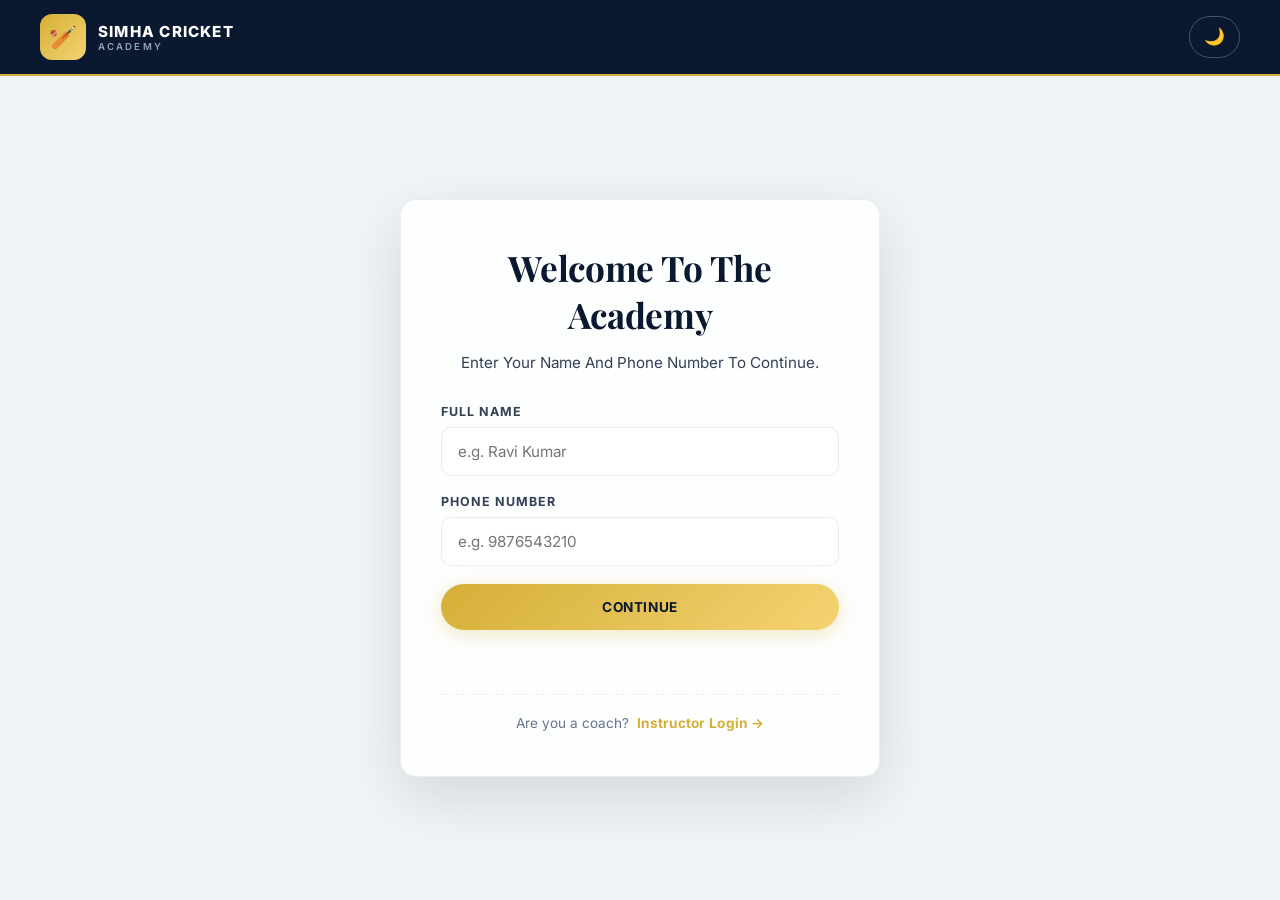
<file: index.html>
<!DOCTYPE html>
<html lang="en">
<head>
    <meta charset="UTF-8" />
    <meta name="viewport" content="width=device-width, initial-scale=1.0" />
    <title>Simha Cricket Academy</title>
    <link rel="stylesheet" href="style.css" />
</head>
<body>
    <!-- ===== HEADER ===== -->
    <header>
        <div class="header-inner">
            <a class="brand" href="index.html">
                <span class="brand-icon">🏏</span>
                <span class="brand-text">
                    <strong>SIMHA CRICKET</strong>
                    <small>ACADEMY</small>
                </span>
            </a>
            <nav>
                <a href="#about" class="nav-desktop">About</a>
                <a href="#training" class="nav-desktop">Training</a>
                <a href="#matches" class="nav-desktop">Matches</a>
                <a href="#gallery" class="nav-desktop nav-hide-tablet">Gallery</a>
                <a class="login-link nav-desktop" href="coach-login.html">Instructor Login</a>

                <a href="#register" class="nav-mobile">Register</a>
                <a href="#contact" class="nav-mobile">Contact</a>
                <a class="login-link nav-mobile" href="coach-login.html">Login</a>

                <button id="darkModeToggle" class="dark-toggle" aria-label="Toggle Dark Mode">🌙</button>
            </nav>
        </div>
    </header>

    <main>
        <section class="hero hero-full">
            <div class="section-inner">
                <span class="eyebrow">Premier Cricket Development Centre</span>
                <h1 class="hero-title">Build Your Game With <span>Simha Cricket</span> Academy.</h1>
                <p class="hero-desc">Performance-Driven Training Focused On Disciplined, Confident Cricketers, With Coaching And Match Experience For Every Stage.</p>
            </div>
        </section>

        <section class="section section-alt" id="about">
            <div class="section-inner">
                <div class="section-header">
                    <span class="eyebrow">About Us</span>
                    <h2 class="section-title">A Place To <span>Learn, Compete,</span> And Grow.</h2>
                    <p class="section-desc">Simha Cricket Academy Provides Affordable, High-Quality Coaching For Young Players. Our Program Combines Technical Skills, Match Awareness, Fitness, And Confidence.</p>
                </div>
                <div class="grid-3">
                    <article class="card glass-card">
                        <h3>Our Mission</h3>
                        <p>To Develop Confident Cricketers Who Play With Skill, Respect, And Belief.</p>
                    </article>
                    <article class="card glass-card">
                        <h3>Our Coaches</h3>
                        <p>Former Players And Experienced Trainers Guide Each Cricketer Through Practical, Focused Sessions.</p>
                    </article>
                    <article class="card glass-card">
                        <h3>Our Values</h3>
                        <p>Teamwork, Consistency, Sportsmanship, And The Courage To Keep Improving.</p>
                    </article>
                </div>
            </div>
        </section>

        <section class="section" id="training">
            <div class="section-inner">
                <div class="section-header">
                    <span class="eyebrow">Academy Programs</span>
                    <h2 class="section-title">Training That <span>Fits</span> The Week.</h2>
                </div>
                <div class="grid-2">
                    <article class="card glass-card">
                        <h3>Outreach Simha Cricket Academy</h3>
                        <p class="card-meta"><strong>Age 6–16</strong></p>
                        <p>Friday 4–6 PM · Saturday 6:30–8:30 AM, 3–5 PM, 4–6 PM · Sunday 6:30–8:30 AM, 7:30–9:30 AM</p>
                    </article>
                    <article class="card glass-card">
                        <h3>Rashtreeya Vidyalaya Public School</h3>
                        <p class="card-meta"><strong>Age 6–16</strong></p>
                        <p>Second &amp; Fourth Saturday 9–11 AM · First &amp; Third Saturday 3–5 PM · Sunday 9–11 AM</p>
                    </article>
                </div>
            </div>
        </section>

        <section class="section section-alt" id="matches">
            <div class="section-inner">
                <div class="section-header">
                    <span class="eyebrow">Match Centre</span>
                    <h2 class="section-title">Upcoming <span>Matches</span>.</h2>
                </div>
                <ul class="matches-grid" data-upcoming-matches></ul>
            </div>
        </section>

        <section class="section" id="gallery">
            <div class="section-inner">
                <div class="section-header">
                    <span class="eyebrow">Gallery</span>
                    <h2 class="section-title">Life Around The <span>Academy</span>.</h2>
                </div>
                <div class="gallery">
                    <figure class="glass-card">
                        <img src="https://images.unsplash.com/photo-1540747913346-19e32dc3e97e?auto=format&fit=crop&w=900&q=80" alt="Cricket Match" loading="lazy" />
                        <figcaption>Match Day Focus</figcaption>
                    </figure>
                    <figure class="glass-card">
                        <img src="https://images.unsplash.com/photo-1531415074968-036ba1b575da?auto=format&fit=crop&w=900&q=80" alt="Cricket Player" loading="lazy" />
                        <figcaption>Building Technique</figcaption>
                    </figure>
                    <figure class="glass-card">
                        <img src="https://images.unsplash.com/photo-1517649763962-0c623066013b?auto=format&fit=crop&w=900&q=80" alt="Training" loading="lazy" />
                        <figcaption>Training Together</figcaption>
                    </figure>
                </div>
            </div>
        </section>

        <section class="section section-alt" id="register">
            <div class="section-inner">
                <div class="section-header">
                    <span class="eyebrow">Join The Academy</span>
                    <h2 class="section-title">Start Your <span>Cricket</span> Journey.</h2>
                    <p class="section-desc">Tell Us A Little About The Player And Our Coaching Team Will Get Back To You.</p>
                </div>
                <form class="register-form" id="registerForm" action="mailto:coach@simhaacademy.com" method="post" enctype="text/plain">
                    <div class="form-group">
                        <label for="player-name">Player Name</label>
                        <input id="player-name" name="player-name" type="text" required />
                    </div>
                    <div class="form-row">
                        <div class="form-group">
                            <label for="parent-phone">Phone Number</label>
                            <input id="parent-phone" name="phone" type="tel" inputmode="numeric" pattern="[0-9]{10}" maxlength="10" required />
                        </div>
                        <div class="form-group">
                            <label for="parent-email">Parent Or Guardian Email</label>
                            <input id="parent-email" name="email" type="email" required />
                        </div>
                    </div>
                    <div class="form-group">
                        <label for="player-message">Message</label>
                        <textarea id="player-message" name="message" placeholder="Age, Preferred Program, Or Questions"></textarea>
                    </div>
                    <button class="btn btn-primary" type="submit">Send Registration Request</button>
                    <div id="registrationMessage" class="status-msg"></div>
                </form>
            </div>
        </section>

        <section class="section" id="contact">
            <div class="section-inner">
                <div class="section-header">
                    <span class="eyebrow">Contact</span>
                    <h2 class="section-title">Let's <span>Talk</span> Cricket.</h2>
                </div>
                <div class="grid-2">
                    <article class="card glass-card">
                        <h3>Academy Office</h3>
                        <ul class="contact-list">
                            <li>Email: <a href="mailto:coach@simhaacademy.com">coach@simhaacademy.com</a></li>
                            <li>Normal Enquiries: <a href="tel:+919632548209">9632548209</a> / <a href="tel:+919845200072">9845200072</a></li>
                            <li>Fees Enquiries: <a href="tel:+919845200072">9845200072</a></li>
                            <li>Hours: Monday–Saturday, 9 AM–6 PM</li>
                        </ul>
                    </article>
                </div>
            </div>
        </section>
    </main>

    <footer>
        <div class="footer-inner">
            © 2026 Simha Cricket Academy. Train With Purpose.
        </div>
    </footer>

    <script src="script.js"></script>
</body>
</html>
</file>
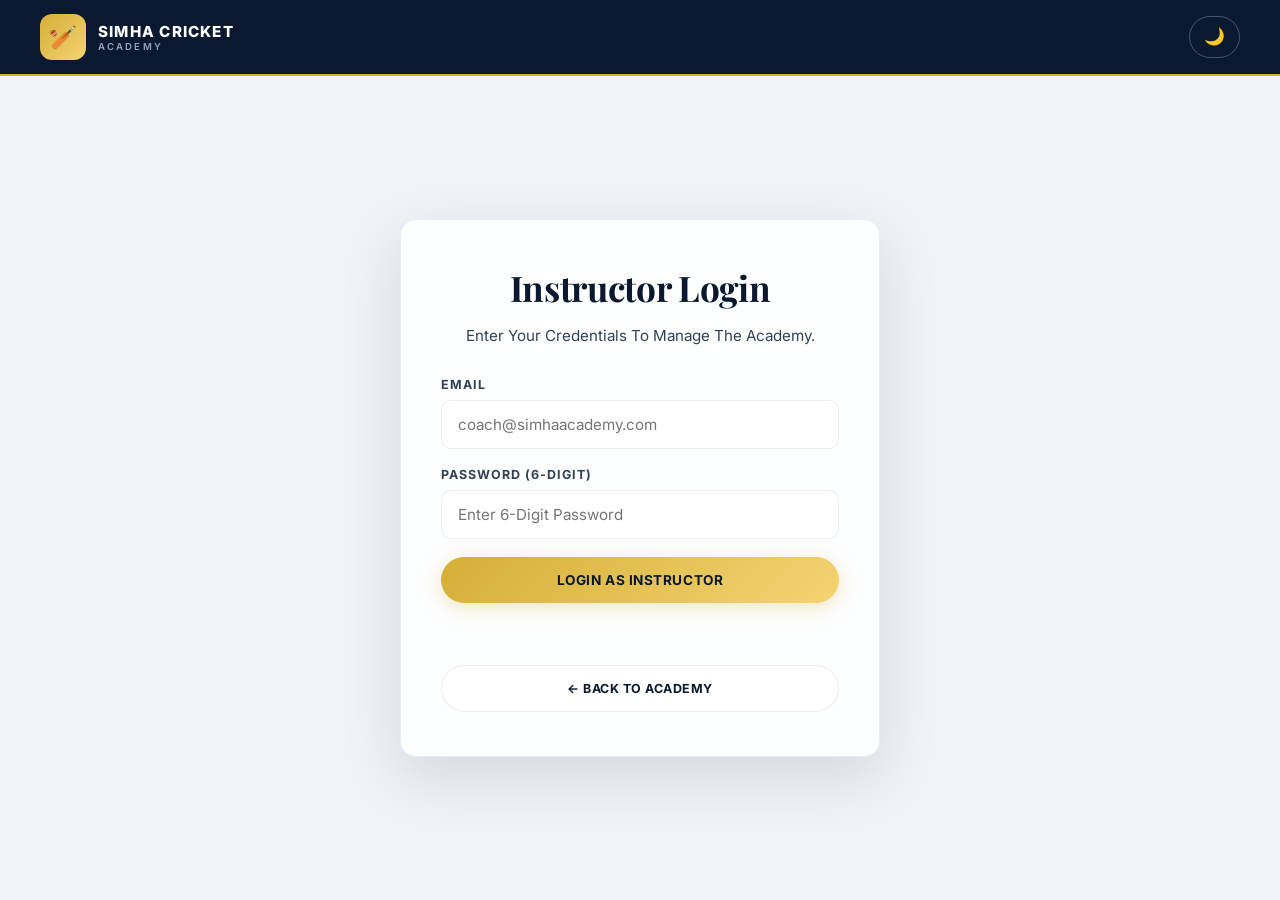
<file: coach-login.html>
<!DOCTYPE html>
<html lang="en">
<head>
    <meta charset="UTF-8" />
    <meta name="viewport" content="width=device-width, initial-scale=1.0" />
    <title>Instructor Login | Simha Cricket Academy</title>
    <link rel="stylesheet" href="style.css" />
</head>
<body class="auth-page">
    <header class="auth-header">
        <div class="auth-header-inner">
            <a class="brand" href="index.html">
                <span class="brand-icon">🏏</span>
                <span class="brand-text">
                    <strong>SIMHA CRICKET</strong>
                    <small>ACADEMY</small>
                </span>
            </a>
            <button id="darkModeToggle" class="dark-toggle" aria-label="Toggle Dark Mode">🌙</button>
        </div>
    </header>

    <main class="auth-main">
        <div class="auth-card glass-card instructor-card">

            <!-- ===== LOGIN ===== -->
            <div id="loginSection">
                <h1 class="auth-title">Instructor Login</h1>
                <p class="auth-desc">Enter Your Credentials To Manage The Academy.</p>

                <form id="loginForm">
                    <div class="form-group">
                        <label for="email">Email</label>
                        <input id="email" type="email" placeholder="coach@simhaacademy.com" required />
                    </div>
                    <div class="form-group">
                        <label for="password">Password (6-Digit)</label>
                        <input id="password" type="password" inputmode="numeric" pattern="[0-9]{6}" maxlength="6" placeholder="Enter 6-Digit Password" required />
                    </div>
                    <button class="btn btn-primary" type="submit">Login As Instructor</button>
                    <div id="message" class="status-msg"></div>
                </form>

                <div class="back-row">
                    <a class="btn btn-secondary btn-small" href="index.html">← Back To Academy</a>
                </div>
            </div>

            <!-- ===== DASHBOARD ===== -->
            <section id="instructorDashboard" class="instructor-dashboard" hidden>
                <div class="dash-header">
                    <h1 class="auth-title">Instructor Panel</h1>
                    <div class="dash-actions">
                        <a class="btn btn-secondary btn-small" href="index.html">← Back To Academy</a>
                    </div>
                </div>

                <!-- Visitors -->
                <section class="dashboard-section">
                    <h3>👥 Visitors (Gate)</h3>
                    <p class="dashboard-note">Everyone Who Entered Via The Gate (Name + Phone).</p>
                    <ul id="visitorsList" class="visitor-list"></ul>
                </section>

                <!-- Registrations -->
                <section class="dashboard-section">
                    <h3>📋 Registration Requests</h3>
                    <p class="dashboard-note">Students Who Filled The Full Registration Form.</p>
                    <ul id="registrationsList" class="visitor-list"></ul>
                </section>

                <!-- Matches Manager -->
                <section class="dashboard-section">
                    <h3>🏏 Manage Upcoming Matches</h3>
                    <p class="dashboard-note">Add, Edit, Or Delete Matches And Their Maps Links.</p>
                    <ul id="managedMatches" class="managed-matches"></ul>
                    <form id="matchManagerForm" class="score-form">
                        <div class="form-group">
                            <label for="managedMatchGroup">Match Name</label>
                            <input id="managedMatchGroup" type="text" required />
                        </div>
                        <div class="form-group">
                            <label for="managedMatchSchoolName">School Name</label>
                            <input id="managedMatchSchoolName" type="text" placeholder="e.g. Rashtreeya Vidyalaya Public School" />
                        </div>
                        <div class="score-fields">
                            <div class="form-group">
                                <label for="managedMatchDate">Date</label>
                                <input id="managedMatchDate" type="date" required />
                            </div>
                            <div class="form-group">
                                <label for="managedMatchTime">Time</label>
                                <input id="managedMatchTime" type="time" required />
                            </div>
                            <div class="form-group">
                                <label for="managedMatchMaps">Maps Link</label>
                                <input id="managedMatchMaps" type="url" placeholder="https://maps.google.com/" />
                            </div>
                        </div>
                        <button class="btn btn-primary" type="submit">Add Upcoming Match</button>
                        <div id="matchManagerMessage" class="status-msg"></div>
                    </form>
                </section>

                <!-- Live Preview -->
                <section class="dashboard-section">
                    <h3>👁 Live Preview – Homepage Match Centre</h3>
                    <p class="dashboard-note">Exactly what visitors see on the academy homepage right now.</p>
                    <div class="preview-frame">
                        <div class="preview-header">
                            <span class="eyebrow">Match Centre</span>
                            <h2 class="section-title">Upcoming <span>Matches</span>.</h2>
                        </div>
                        <ul class="matches-grid" id="previewMatchesGrid"></ul>
                    </div>
                </section>
            </section>

        </div>
    </main>

    <script src="script.js"></script>
</body>
</html>
</file>
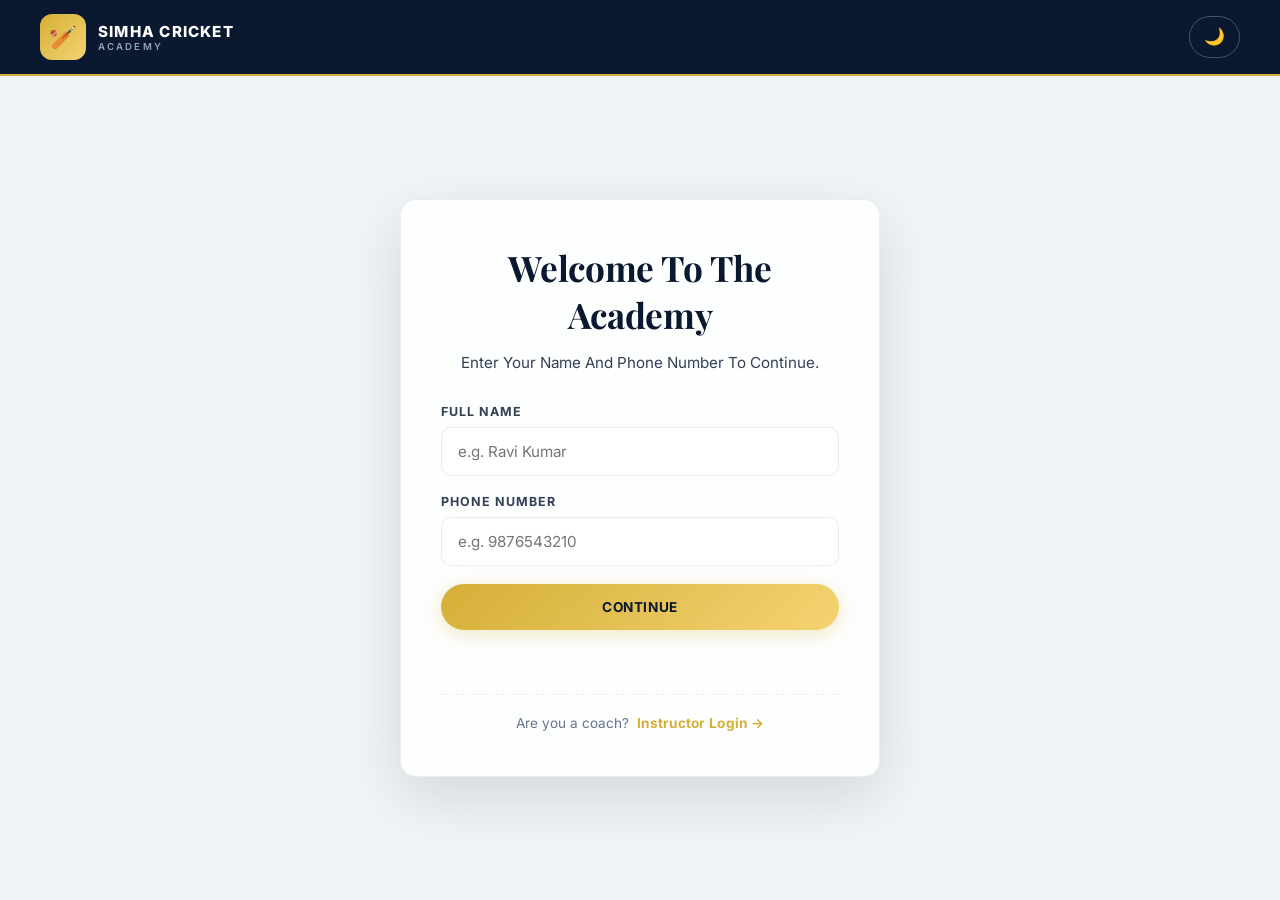
<file: visitor-login.html>
<!DOCTYPE html>
<html lang="en">
<head>
    <meta charset="UTF-8" />
    <meta name="viewport" content="width=device-width, initial-scale=1.0" />
    <title>Welcome | Simha Cricket Academy</title>
    <link rel="stylesheet" href="style.css" />
</head>
<body class="auth-page">
    <header class="auth-header">
        <div class="auth-header-inner">
            <a class="brand" href="index.html">
                <span class="brand-icon">🏏</span>
                <span class="brand-text">
                    <strong>SIMHA CRICKET</strong>
                    <small>ACADEMY</small>
                </span>
            </a>
            <button id="darkModeToggle" class="dark-toggle" aria-label="Toggle Dark Mode">🌙</button>
        </div>
    </header>

    <main class="auth-main">
        <div class="auth-card glass-card">

            <!-- Step 1: Name + Phone -->
            <div id="visitorStep">
                <h1 class="auth-title">Welcome To The Academy</h1>
                <p class="auth-desc">Enter Your Name And Phone Number To Continue.</p>

                <form id="visitorForm">
                    <div class="form-group">
                        <label for="visitorName">Full Name</label>
                        <input id="visitorName" type="text" placeholder="e.g. Ravi Kumar" required />
                    </div>
                    <div class="form-group">
                        <label for="visitorPhone">Phone Number</label>
                        <input id="visitorPhone" type="tel" inputmode="numeric" pattern="[0-9]{10}" maxlength="10" placeholder="e.g. 9876543210" required />
                    </div>
                    <button class="btn btn-primary" type="submit">Continue</button>
                    <div id="formMessage" class="status-msg"></div>
                </form>

                <!-- Instructor Login shortcut -->
                <div class="instructor-shortcut">
                    <span>Are you a coach?</span>
                    <a href="coach-login.html" class="instructor-link">Instructor Login →</a>
                </div>
            </div>

            <!-- Step 2: OTP -->
            <div id="otpStep" hidden>
                <h1 class="auth-title">Verify Your Phone</h1>
                <p class="auth-desc" id="phoneSummary">We Generated A One-Time Code For Your Phone.</p>

                <div class="demo-box" id="demoOtp">Demo OTP: 863254</div>

                <form id="otpForm">
                    <div class="form-group">
                        <label for="otp">Enter OTP</label>
                        <input id="otp" type="text" inputmode="numeric" pattern="[0-9]{6}" maxlength="6" placeholder="6-Digit Code" required />
                    </div>
                    <button class="btn btn-primary" type="submit">Verify &amp; Enter Academy</button>
                    <div id="otpMessage" class="status-msg"></div>
                </form>

                <div class="back-row">
                    <button class="btn btn-secondary btn-small" id="backToVisitorBtn" type="button">← Go Back</button>
                </div>

                <!-- Instructor Login shortcut (also on OTP step) -->
                <div class="instructor-shortcut">
                    <span>Are you a coach?</span>
                    <a href="coach-login.html" class="instructor-link">Instructor Login →</a>
                </div>
            </div>

        </div>
    </main>

    <script src="script.js"></script>
</body>
</html>
</file>
<file: style.css>
/* ===== IMPORTS ===== */
@import url('https://fonts.googleapis.com/css2?family=Inter:wght@400;500;600;700;800&family=Playfair+Display:wght@700&display=swap');

/* ===== RESET ===== */
*, *::before, *::after { box-sizing: border-box; margin: 0; padding: 0; }
html { scroll-behavior: smooth; -webkit-text-size-adjust: 100%; }

body {
    min-height: 100vh;
    font-family: 'Inter', sans-serif;
    background: #f0f4f8;
    color: #0a192f;
    -webkit-font-smoothing: antialiased;
    display: flex;
    flex-direction: column;
    transition: background 0.4s, color 0.4s;
    overflow-x: hidden;
}

/* ===== VARIABLES ===== */
:root {
    --bg-body: #f0f4f8;
    --bg-section: #ffffff;
    --bg-section-alt: #f8fafc;
    --bg-card: rgba(255, 255, 255, 0.85);
    --bg-header-footer: #0a192f;
    --bg-input: #ffffff;
    --gold: #d4af37;
    --gold-light: #f5d372;
    --gold-glow: rgba(212, 175, 55, 0.25);
    --text-primary: #0a192f;
    --text-secondary: #334155;
    --text-muted: #64748b;
    --border-light: rgba(15, 35, 55, 0.08);
    --border-gold: rgba(212, 175, 55, 0.35);
    --shadow-sm: 0 2px 8px rgba(0, 0, 0, 0.05);
    --shadow-md: 0 8px 32px rgba(0, 0, 0, 0.08);
    --shadow-lg: 0 20px 60px rgba(0, 0, 0, 0.12);
    --radius: 16px;
    --radius-sm: 10px;
    --transition: 0.3s cubic-bezier(0.25, 0.46, 0.45, 0.94);
}

/* ===== DARK MODE ===== */
body.dark-mode {
    --bg-body: #0a1628;
    --bg-section: #0f1e30;
    --bg-section-alt: #0c1a2b;
    --bg-card: rgba(20, 38, 60, 0.9);
    --bg-header-footer: #060d17;
    --bg-input: #14263b;
    --text-primary: #e6f1ff;
    --text-secondary: #b8cfe0;
    --text-muted: #7a8fa6;
    --border-light: rgba(255, 255, 255, 0.08);
    --shadow-sm: 0 2px 8px rgba(0, 0, 0, 0.5);
    --shadow-md: 0 8px 32px rgba(0, 0, 0, 0.7);
    --shadow-lg: 0 20px 60px rgba(0, 0, 0, 0.8);
}
body.dark-mode { background: var(--bg-body); }

/* ===== SCROLLBAR ===== */
::-webkit-scrollbar { width: 8px; }
::-webkit-scrollbar-track { background: transparent; }
::-webkit-scrollbar-thumb { background: var(--gold); border-radius: 10px; }

/* ===== GLASS CARD ===== */
.glass-card {
    background: var(--bg-card);
    backdrop-filter: blur(12px);
    -webkit-backdrop-filter: blur(12px);
    border: 1px solid var(--border-light);
    box-shadow: var(--shadow-md);
}

/* ===== UTILITY ===== */
.eyebrow {
    display: inline-block;
    font-size: 0.72rem;
    font-weight: 700;
    letter-spacing: 0.22em;
    text-transform: uppercase;
    color: var(--gold);
    margin-bottom: 18px;
    border: 1px solid var(--border-gold);
    padding: 6px 16px;
    border-radius: 100px;
    background: rgba(212, 175, 55, 0.08);
}
.section-title {
    font-family: 'Playfair Display', serif;
    font-weight: 700;
    font-size: clamp(2rem, 4.5vw, 3.4rem);
    line-height: 1.15;
    margin-bottom: 16px;
    color: var(--text-primary);
}
.section-title span { color: var(--gold); }
.section-desc {
    max-width: 680px;
    color: var(--text-secondary);
    line-height: 1.75;
    font-size: 1.05rem;
}
.hidden { display: none !important; }

/* ===== BUTTONS ===== */
.btn {
    display: inline-flex;
    align-items: center;
    justify-content: center;
    gap: 8px;
    padding: 14px 32px;
    border: none;
    border-radius: 100px;
    font-family: 'Inter', sans-serif;
    font-weight: 700;
    font-size: 0.85rem;
    letter-spacing: 0.04em;
    text-transform: uppercase;
    cursor: pointer;
    transition: var(--transition);
    text-decoration: none;
    background: transparent;
    color: var(--text-primary);
}
.btn-primary {
    background: linear-gradient(135deg, #d4af37, #f5d372);
    color: #0a192f;
    box-shadow: 0 4px 20px rgba(212, 175, 55, 0.3);
}
.btn-primary:hover {
    transform: translateY(-2px);
    box-shadow: 0 8px 30px rgba(212, 175, 55, 0.45);
}
.btn-secondary {
    border: 1px solid var(--border-light);
    color: var(--text-primary);
    background: var(--bg-card);
}
.btn-secondary:hover {
    background: rgba(212, 175, 55, 0.08);
    border-color: var(--gold);
}
.btn-small { padding: 10px 20px; font-size: 0.78rem; }

/* ===== DARK MODE TOGGLE ===== */
.dark-toggle {
    background: none;
    border: 1px solid rgba(255, 255, 255, 0.25);
    border-radius: 100px;
    padding: 8px 14px;
    font-size: 1.05rem;
    cursor: pointer;
    transition: var(--transition);
    color: #ffffff;
    line-height: 1;
    display: inline-flex;
    align-items: center;
    justify-content: center;
    flex-shrink: 0;
    min-width: 42px;
    min-height: 42px;
    touch-action: manipulation;
    user-select: none;
    -webkit-user-select: none;
    -webkit-tap-highlight-color: transparent;
    position: relative;
    z-index: 10;
}
.dark-toggle:hover {
    border-color: var(--gold);
    background: rgba(212, 175, 55, 0.15);
}
.dark-toggle:active { transform: scale(0.94); }

/* ===== HEADER ===== */
header {
    background: var(--bg-header-footer);
    padding: 16px 40px;
    border-bottom: 2px solid var(--gold);
    position: sticky;
    top: 0;
    z-index: 100;
    width: 100%;
}
.header-inner {
    max-width: 1400px;
    margin: 0 auto;
    display: flex;
    justify-content: space-between;
    align-items: center;
    gap: 24px;
    flex-wrap: wrap;
}
.brand {
    display: flex;
    align-items: center;
    gap: 12px;
    text-decoration: none;
    color: #ffffff;
}
.brand-icon {
    display: grid;
    place-items: center;
    width: 46px;
    height: 46px;
    border-radius: 12px;
    background: linear-gradient(135deg, #d4af37, #f5d372);
    color: #0a192f;
    font-size: 1.4rem;
    transition: var(--transition);
}
.brand:hover .brand-icon { transform: rotate(-6deg) scale(1.05); }
.brand-text strong {
    display: block;
    font-size: 0.95rem;
    letter-spacing: 0.08em;
    text-transform: uppercase;
    font-weight: 800;
}
.brand-text small {
    display: block;
    font-size: 0.6rem;
    letter-spacing: 0.22em;
    text-transform: uppercase;
    color: #94a3b8;
    font-weight: 600;
}
nav {
    display: flex;
    gap: 6px;
    align-items: center;
    flex-wrap: wrap;
}
nav a {
    color: #cbd5e1;
    text-decoration: none;
    padding: 8px 16px;
    border-radius: 100px;
    font-size: 0.82rem;
    font-weight: 600;
    letter-spacing: 0.04em;
    text-transform: uppercase;
    transition: var(--transition);
}
nav a:hover { color: #ffffff; background: rgba(255, 255, 255, 0.06); }
nav .login-link {
    color: var(--gold);
    border: 1px solid var(--border-gold);
    padding: 8px 20px;
}
nav .login-link:hover { background: var(--gold); color: #0a192f; }

/* ===== LOGIN LINK VISIBILITY ===== */
/* Desktop: show desktop login, hide mobile login */
.login-link.nav-desktop { display: inline-flex; }
.login-link.nav-mobile  { display: none !important; }

/* Hide mobile links by default on desktop */
.nav-mobile { display: none !important; }

/* Hide the Gallery nav link on laptop & tablet (≤ 1024px) */
@media (max-width: 1024px) {
    .nav-hide-tablet { display: none !important; }
}

/* ===== AUTH HEADER ===== */
.auth-header {
    background: var(--bg-header-footer);
    padding: 14px 40px;
    border-bottom: 2px solid var(--gold);
    width: 100%;
}
.auth-header-inner {
    max-width: 1400px;
    margin: 0 auto;
    display: flex;
    justify-content: space-between;
    align-items: center;
    gap: 20px;
    flex-wrap: wrap;
}

/* ===== HERO ===== */
.hero {
    width: 100%;
    padding: 48px 24px;
    background: transparent;
    border: none;
    text-align: center;
}
.hero .section-inner {
    max-width: 1400px;
    margin: 0 auto;
    width: 100%;
    background: linear-gradient(180deg, var(--bg-section) 0%, var(--bg-section-alt) 100%);
    border-radius: 24px;
    padding: 90px 60px;
    border: 1px solid var(--border-light);
    box-shadow: var(--shadow-md);
    text-align: center;
}
.hero-title {
    font-family: 'Playfair Display', serif;
    font-weight: 700;
    font-size: clamp(2.4rem, 5.5vw, 4.4rem);
    line-height: 1.1;
    margin-bottom: 22px;
    color: var(--text-primary);
    letter-spacing: -0.02em;
}
.hero-title span { color: var(--gold); }
.hero-desc {
    color: var(--text-secondary);
    font-size: 1.12rem;
    line-height: 1.8;
    max-width: 780px;
    margin: 0 auto;
}

/* ===== SECTIONS ===== */
section.section {
    width: 100%;
    padding: 32px 24px;
    background: transparent;
    border: none;
    scroll-margin-top: 20px;
}
.section-inner {
    max-width: 1400px;
    margin: 0 auto;
    width: 100%;
    background: var(--bg-section);
    border-radius: 24px;
    padding: 70px 60px;
    border: 1px solid var(--border-light);
    box-shadow: var(--shadow-sm);
    transition: background 0.4s;
}
section.section-alt .section-inner {
    background: var(--bg-section-alt);
}
.section-header { margin-bottom: 44px; }

/* ===== GRID ===== */
.grid-3 {
    display: grid;
    grid-template-columns: repeat(3, 1fr);
    gap: 28px;
    width: 100%;
}
.grid-2 {
    display: grid;
    grid-template-columns: repeat(2, 1fr);
    gap: 28px;
    width: 100%;
}

/* ===== CARDS ===== */
.card {
    background: var(--bg-card);
    backdrop-filter: blur(12px);
    border: 1px solid var(--border-light);
    border-radius: var(--radius);
    padding: 32px 30px;
    transition: var(--transition);
    box-shadow: var(--shadow-sm);
    width: 100%;
}
.card:hover {
    transform: translateY(-4px);
    box-shadow: var(--shadow-md);
    border-color: var(--border-gold);
}
.card h3 {
    color: var(--gold);
    font-size: 1.15rem;
    margin-bottom: 12px;
    font-weight: 700;
    letter-spacing: 0.02em;
}
.card p {
    color: var(--text-secondary);
    line-height: 1.75;
    font-size: 0.98rem;
}
.card-meta { margin-bottom: 10px; color: var(--text-primary) !important; }

/* ===== GALLERY ===== */
.gallery {
    display: grid;
    grid-template-columns: repeat(3, 1fr);
    gap: 24px;
    width: 100%;
}
.gallery figure {
    margin: 0;
    border-radius: var(--radius);
    overflow: hidden;
    background: var(--bg-card);
    border: 1px solid var(--border-light);
    transition: var(--transition);
    box-shadow: var(--shadow-sm);
}
.gallery figure:hover {
    transform: translateY(-4px);
    border-color: var(--border-gold);
    box-shadow: var(--shadow-md);
}
.gallery img {
    display: block;
    width: 100%;
    height: 260px;
    object-fit: cover;
}
.gallery figcaption {
    padding: 16px 20px;
    font-size: 0.92rem;
    color: var(--text-secondary);
    font-weight: 600;
    letter-spacing: 0.02em;
    background: var(--bg-card);
}

/* ===== MATCHES ===== */
.matches-grid {
    display: grid;
    grid-template-columns: repeat(2, 1fr);
    gap: 24px;
    list-style: none;
    width: 100%;
}
.match-item {
    background: var(--bg-card);
    backdrop-filter: blur(12px);
    border: 1px solid var(--border-light);
    border-radius: var(--radius);
    padding: 28px 30px;
    transition: var(--transition);
    display: flex;
    flex-direction: column;
    gap: 8px;
    box-shadow: var(--shadow-sm);
    min-width: 0;
}
.match-item:hover {
    transform: translateY(-3px);
    box-shadow: var(--shadow-md);
    border-color: var(--border-gold);
}
.match-item strong {
    font-size: 1.15rem;
    color: var(--gold);
    font-weight: 700;
    letter-spacing: 0.02em;
}
.match-item .match-meta {
    color: var(--text-secondary);
    font-size: 0.92rem;
}
.match-item .match-school {
    color: var(--text-muted);
    font-size: 0.87rem;
}
.match-item a {
    color: var(--gold);
    text-decoration: none;
    font-weight: 700;
    font-size: 0.85rem;
    margin-top: 6px;
    display: inline-flex;
    align-items: center;
    gap: 6px;
    text-transform: uppercase;
    letter-spacing: 0.04em;
}
.match-item a:hover { text-decoration: underline; }

.match-item.match-past {
    opacity: 0.55;
    border-left: 3px solid var(--text-muted);
}
.match-item.match-past strong { color: var(--text-muted); }

/* ===== FORM ===== */
.form-group { display: grid; gap: 8px; }
.form-group label {
    font-weight: 700;
    font-size: 0.78rem;
    letter-spacing: 0.08em;
    text-transform: uppercase;
    color: var(--text-secondary);
}
.form-group input,
.form-group textarea {
    width: 100%;
    padding: 14px 16px;
    border: 1px solid var(--border-light);
    border-radius: var(--radius-sm);
    background: var(--bg-input);
    color: var(--text-primary);
    font: inherit;
    font-size: 0.95rem;
    transition: var(--transition);
}
.form-group input:focus,
.form-group textarea:focus {
    outline: none;
    border-color: var(--gold);
    box-shadow: 0 0 0 3px var(--gold-glow);
}
.form-group textarea { min-height: 110px; resize: vertical; }
.form-row { display: grid; grid-template-columns: 1fr 1fr; gap: 16px; }

/* ===== REGISTER FORM ===== */
.register-form {
    width: 100%;
    max-width: 100%;
    display: grid;
    gap: 20px;
}

/* ===== CONTACT ===== */
.contact-list { list-style: none; display: grid; gap: 12px; }
.contact-list li {
    color: var(--text-secondary);
    font-size: 0.98rem;
    line-height: 1.6;
}
.contact-list a {
    color: var(--gold);
    text-decoration: none;
    font-weight: 700;
}
.contact-list a:hover { text-decoration: underline; }

/* ===== FOOTER ===== */
footer {
    background: var(--bg-header-footer);
    padding: 32px 40px;
    border-top: 2px solid var(--gold);
    margin-top: auto;
    width: 100%;
}
.footer-inner {
    max-width: 1400px;
    margin: 0 auto;
    color: #94a3b8;
    font-size: 0.82rem;
    text-align: center;
    letter-spacing: 0.06em;
    text-transform: uppercase;
}

/* ===== AUTH PAGES ===== */
.auth-page {
    min-height: 100vh;
    display: flex;
    flex-direction: column;
    background: var(--bg-body);
    color: var(--text-primary);
    transition: background 0.4s, color 0.4s;
}
.auth-main {
    flex: 1;
    display: grid;
    place-items: center;
    padding: 40px 20px;
    width: 100%;
}
.auth-card {
    width: min(100%, 480px);
    padding: 44px 40px;
    border-radius: var(--radius);
    background: var(--bg-card);
    backdrop-filter: blur(12px);
    box-shadow: var(--shadow-lg);
}
.auth-title {
    font-family: 'Playfair Display', serif;
    font-size: clamp(1.7rem, 4vw, 2.2rem);
    margin-bottom: 12px;
    color: var(--text-primary);
    text-align: center;
    letter-spacing: -0.01em;
}
.auth-desc {
    color: var(--text-secondary);
    line-height: 1.65;
    margin-bottom: 28px;
    font-size: 0.95rem;
    text-align: center;
}
.auth-card form { display: grid; gap: 18px; }
.auth-card .btn { justify-content: center; width: 100%; padding: 15px; }
.demo-box {
    padding: 14px 18px;
    border-radius: var(--radius-sm);
    background: rgba(212, 175, 55, 0.1);
    border: 1px solid var(--border-gold);
    color: var(--gold);
    font-size: 0.88rem;
    text-align: center;
    font-weight: 700;
    letter-spacing: 0.06em;
    text-transform: uppercase;
    margin-bottom: 20px;
}
.back-row {
    margin-top: 22px;
    text-align: center;
    display: flex;
    justify-content: center;
}
.status-msg {
    min-height: 22px;
    color: var(--gold);
    font-size: 0.88rem;
    text-align: center;
    font-weight: 600;
}

/* ===== INSTRUCTOR DASHBOARD ===== */
.instructor-card { width: min(100%, 480px); }
.instructor-card.dashboard-wide {
    width: min(100% - 40px, 1200px);
    max-width: 1200px;
}
.instructor-dashboard {
    margin-top: 32px;
    padding-top: 32px;
    border-top: 1px solid var(--border-light);
}
.dash-header {
    display: flex;
    justify-content: space-between;
    align-items: center;
    gap: 16px;
    flex-wrap: wrap;
    margin-bottom: 24px;
}
.dash-header .auth-title { margin-bottom: 0; text-align: left; }

.dashboard-section {
    padding-top: 28px;
    margin-top: 28px;
    border-top: 1px solid var(--border-light);
}
.dashboard-section:first-of-type {
    padding-top: 0;
    margin-top: 0;
    border-top: 0;
}
.dashboard-section h3 {
    color: var(--gold);
    font-size: 1.1rem;
    margin-bottom: 6px;
    font-weight: 700;
    letter-spacing: 0.02em;
}
.dashboard-section .dashboard-note {
    color: var(--text-secondary);
    font-size: 0.85rem;
    margin-bottom: 18px;
}

/* ===== VISITOR LIST ===== */
.visitor-list {
    display: grid;
    gap: 10px;
    list-style: none;
    max-height: 320px;
    overflow-y: auto;
    padding-right: 4px;
}
.visitor-list li {
    display: flex;
    justify-content: space-between;
    align-items: center;
    padding: 14px 18px;
    border-radius: var(--radius-sm);
    background: rgba(212, 175, 55, 0.05);
    border: 1px solid var(--border-light);
    color: var(--text-secondary);
    font-size: 0.9rem;
    flex-wrap: wrap;
    gap: 8px;
    transition: var(--transition);
}
.visitor-list li:hover { border-color: var(--border-gold); }
.visitor-list li .visitor-info { flex: 1; min-width: 180px; }
.visitor-list li strong {
    color: var(--text-primary);
    display: block;
    font-size: 0.95rem;
    margin-bottom: 3px;
}
.visitor-list li .visitor-detail { font-size: 0.8rem; color: var(--text-muted); }
.visitor-list li .visitor-message {
    font-size: 0.82rem;
    color: var(--text-muted);
    width: 100%;
    margin-top: 6px;
    padding-top: 6px;
    border-top: 1px dashed var(--border-light);
}
.visitor-list li .delete-visitor {
    background: none;
    border: none;
    color: #ef4444;
    font-size: 1.2rem;
    cursor: pointer;
    padding: 4px 10px;
    border-radius: 100px;
    transition: var(--transition);
    line-height: 1;
    font-weight: 700;
}
.visitor-list li .delete-visitor:hover {
    background: rgba(239, 68, 68, 0.12);
    transform: scale(1.15);
}

/* ===== MANAGED MATCHES ===== */
.managed-matches {
    display: grid;
    gap: 12px;
    list-style: none;
    margin-bottom: 24px;
}
.managed-match {
    display: grid;
    grid-template-columns: 1.5fr 1.3fr 1fr 1fr 1.6fr auto auto;
    gap: 10px;
    align-items: center;
    padding: 8px 0;
}
.managed-match input {
    padding: 10px 12px;
    border: 1px solid var(--border-light);
    border-radius: var(--radius-sm);
    background: var(--bg-input);
    color: var(--text-primary);
    font: inherit;
    font-size: 0.85rem;
    min-width: 0;
    width: 100%;
}
.managed-match input:focus { outline: none; border-color: var(--gold); }
.managed-match .save-match {
    background: linear-gradient(135deg, #d4af37, #f5d372);
    color: #0a192f;
    border: none;
    padding: 9px 14px;
    border-radius: var(--radius-sm);
    font-weight: 700;
    font-size: 0.75rem;
    letter-spacing: 0.04em;
    text-transform: uppercase;
    cursor: pointer;
    transition: var(--transition);
}
.managed-match .save-match:hover { transform: scale(1.03); }
.managed-match .delete-match {
    background: #fee2e2;
    color: #dc2626;
    border: none;
    padding: 9px 14px;
    border-radius: var(--radius-sm);
    font-weight: 700;
    font-size: 0.75rem;
    letter-spacing: 0.04em;
    text-transform: uppercase;
    cursor: pointer;
    transition: var(--transition);
}
.managed-match .delete-match:hover { background: #fecaca; }

/* ===== SCORE FORM ===== */
.score-form { display: grid; gap: 16px; }
.score-fields { display: grid; grid-template-columns: repeat(3, 1fr); gap: 14px; }
.score-form .btn { justify-content: center; }

/* ============================================================
   ===== RESPONSIVE – MOBILE OPTIMISED =====
   ============================================================ */

/* ---------- Tablet (≤1024px) ---------- */
@media (max-width: 1024px) {
    .grid-3 { grid-template-columns: repeat(2, 1fr); }
    .gallery { grid-template-columns: repeat(2, 1fr); }
    .section-inner { padding: 60px 40px; }
    .hero .section-inner { padding: 70px 40px; }
}

/* ---------- Mobile (≤768px) ---------- */
@media (max-width: 768px) {

    body { font-size: 15px; }

    /* ===== HEADER ===== */
    header { padding: 12px 16px 10px; }
    .header-inner {
        flex-direction: column;
        align-items: center;
        gap: 10px;
        flex-wrap: nowrap;
    }
    .brand { gap: 10px; }
    .brand-icon {
        width: 38px;
        height: 38px;
        border-radius: 10px;
        font-size: 1.15rem;
    }
    .brand-text strong { font-size: 0.82rem; letter-spacing: 0.06em; }
    .brand-text small  { font-size: 0.52rem; letter-spacing: 0.2em; }

    /* Nav bar – pill style */
    nav {
        width: 100%;
        justify-content: center;
        gap: 6px;
        padding: 5px 8px;
        background: rgba(255, 255, 255, 0.04);
        border: 1px solid rgba(255, 255, 255, 0.08);
        border-radius: 100px;
        flex-wrap: nowrap;
    }

    /* Hide desktop links, show mobile links */
    nav a.nav-desktop { display: none !important; }
    nav a.nav-mobile  { display: inline-flex !important; }

    /* Login link – hide desktop version, show mobile version */
    .login-link.nav-desktop { display: none !important; }
    .login-link.nav-mobile  { display: inline-flex !important; }

    nav a {
        font-size: 0.68rem;
        padding: 7px 12px;
        letter-spacing: 0.05em;
        white-space: nowrap;
    }
    nav .login-link {
        padding: 7px 14px;
        font-size: 0.68rem;
    }
    nav .dark-toggle {
        display: inline-flex !important;
        min-width: 38px;
        min-height: 38px;
        padding: 0;
        font-size: 1rem;
        flex-shrink: 0;
    }

    /* ===== HERO ===== */
    .hero { padding: 20px 14px; }
    .hero .section-inner {
        padding: 40px 22px;
        border-radius: 18px;
    }
    .eyebrow {
        font-size: 0.6rem;
        padding: 5px 12px;
        letter-spacing: 0.16em;
        margin-bottom: 14px;
    }
    .hero-title {
        font-size: 1.85rem;
        line-height: 1.18;
        margin-bottom: 14px;
    }
    .hero-desc { font-size: 0.95rem; line-height: 1.7; }

    /* ===== SECTIONS ===== */
    section.section { padding: 14px 14px; }
    .section-inner { padding: 32px 22px; border-radius: 18px; }
    .section-header { margin-bottom: 28px; }
    .section-title { font-size: 1.6rem; margin-bottom: 12px; }
    .section-desc { font-size: 0.92rem; line-height: 1.7; }

    /* ===== GRIDS STACK ===== */
    .grid-3, .grid-2, .form-row, .score-fields { grid-template-columns: 1fr; }

    /* ===== CARDS ===== */
    .card { padding: 22px 20px; border-radius: 14px; }
    .card h3 { font-size: 1.05rem; margin-bottom: 8px; }
    .card p  { font-size: 0.92rem; line-height: 1.7; }

    /* ===== GALLERY ===== */
    .gallery { grid-template-columns: 1fr; gap: 16px; }
    .gallery img { height: 210px; }
    .gallery figcaption { padding: 12px 16px; font-size: 0.85rem; }

    /* ===== MATCHES – MOBILE FIX ===== */
    .matches-grid {
        grid-template-columns: 1fr;
        gap: 14px;
    }
    .match-item {
        padding: 18px 18px;
        border-radius: 14px;
        gap: 6px;
        min-width: 0;
        width: 100%;
    }
    .match-item strong {
        font-size: 1.05rem;
        line-height: 1.3;
    }
    .match-item .match-meta {
        font-size: 0.82rem;
        line-height: 1.5;
        display: flex;
        flex-wrap: wrap;
        gap: 4px;
        color: var(--text-secondary);
    }
    .match-item .match-school {
        font-size: 0.8rem;
        line-height: 1.4;
        color: var(--text-muted);
    }
    .match-item a {
        font-size: 0.8rem;
        margin-top: 4px;
    }

    /* ===== FORMS ===== */
    .register-form { gap: 16px; }
    .form-group input,
    .form-group textarea {
        padding: 14px 15px;
        font-size: 16px;
        border-radius: 12px;
    }
    .form-group label { font-size: 0.72rem; }
    .form-group textarea { min-height: 100px; }

    .register-form .btn,
    .auth-card .btn {
        padding: 16px;
        font-size: 0.82rem;
        border-radius: 100px;
        width: 100%;
    }

    /* ===== CONTACT ===== */
    .contact-list li { font-size: 0.92rem; }

    /* ===== FOOTER ===== */
    footer { padding: 22px 16px; }
    .footer-inner { font-size: 0.72rem; letter-spacing: 0.05em; line-height: 1.6; }

    /* ===== AUTH PAGES ===== */
    .auth-header { padding: 12px 16px; }
    .auth-header-inner { justify-content: center; }
    .auth-main { padding: 24px 16px; }
    .auth-card { padding: 28px 22px; border-radius: 16px; }
    .auth-title { font-size: 1.5rem; }
    .auth-desc { font-size: 0.9rem; margin-bottom: 22px; }
    .demo-box { font-size: 0.8rem; padding: 12px 14px; }
    .back-row { margin-top: 18px; }

    /* ===== DASHBOARD ===== */
    .instructor-card.dashboard-wide { width: 100%; }
    .dash-header {
        flex-direction: column;
        align-items: flex-start;
        gap: 12px;
    }
    .dash-header .auth-title { font-size: 1.4rem; text-align: left; }
    .dashboard-section h3 { font-size: 1rem; }
    .dashboard-section .dashboard-note { font-size: 0.8rem; }

    /* ===== VISITOR LIST ===== */
    .visitor-list li { padding: 12px 14px; border-radius: 12px; }
    .visitor-list li strong { font-size: 0.9rem; }
    .visitor-list li .visitor-detail { font-size: 0.75rem; }

    /* ===== MANAGED MATCHES ===== */
    .managed-match {
        grid-template-columns: 1fr 1fr;
        gap: 10px;
    }
    .managed-match input:not(.managed-match-group) { grid-column: 1 / -1; }
    .managed-match .managed-match-group { grid-column: 1 / -1; }
    .managed-match .save-match,
    .managed-match .delete-match {
        width: 100%;
        padding: 11px;
        font-size: 0.72rem;
    }
    .managed-match .save-match { grid-column: 1 / 2; }
    .managed-match .delete-match { grid-column: 2 / 3; }

    /* ===== LIVE PREVIEW ===== */
    .preview-frame { padding: 22px 18px; border-radius: 14px; }
    .preview-frame .matches-grid { grid-template-columns: 1fr; gap: 14px; }
    .preview-frame .match-item { padding: 18px 18px; }
    .dash-actions { width: 100%; justify-content: flex-start; }
}

/* ---------- Small phones (≤480px) ---------- */
@media (max-width: 480px) {
    body { font-size: 14px; }

    .hero-title { font-size: 1.6rem; }
    .section-title { font-size: 1.4rem; }
    .section-inner { padding: 26px 18px; border-radius: 16px; }
    section.section { padding: 12px 12px; }
    .hero { padding: 18px 12px; }
    .hero .section-inner { padding: 32px 20px; border-radius: 16px; }

    .eyebrow { font-size: 0.55rem; padding: 4px 10px; }

    .brand-icon { width: 34px; height: 34px; font-size: 1rem; }
    .brand-text strong { font-size: 0.76rem; }
    .brand-text small  { font-size: 0.48rem; }

    nav a { font-size: 0.62rem; padding: 6px 9px; }
    nav .login-link { padding: 6px 10px; font-size: 0.62rem; }
    nav .dark-toggle {
        min-width: 34px;
        min-height: 34px;
        padding: 0;
        font-size: 0.9rem;
        flex-shrink: 0;
    }

    .card { padding: 18px 16px; }
    .card h3 { font-size: 1rem; }
    .card p  { font-size: 0.88rem; }

    .gallery img { height: 180px; }

    .auth-card { padding: 24px 18px; border-radius: 14px; }
    .auth-title { font-size: 1.35rem; }
    .auth-desc { font-size: 0.85rem; }

    .visitor-list li { flex-direction: column; align-items: flex-start; }
    .visitor-list li .delete-visitor { align-self: flex-end; }

    .managed-match { grid-template-columns: 1fr; gap: 8px; }
    .managed-match input { grid-column: 1 / -1; }
    .managed-match .save-match,
    .managed-match .delete-match { grid-column: 1 / -1; width: 100%; }

    .footer-inner { font-size: 0.68rem; }
}

/* ===== ANIMATIONS ===== */
@keyframes fadeUp {
    from { opacity: 0; transform: translateY(20px); }
    to { opacity: 1; transform: translateY(0); }
}
.animate-in { animation: fadeUp 0.6s ease forwards; }

/* ===== DASH ACTIONS ===== */
.dash-actions {
    display: flex;
    gap: 10px;
    flex-wrap: wrap;
    align-items: center;
}

/* ===== LIVE PREVIEW ===== */
.preview-frame {
    background: var(--bg-section-alt, #f8fafc);
    border: 1px solid var(--border-light);
    border-radius: var(--radius);
    padding: 32px 28px;
    margin-top: 8px;
    box-shadow: inset 0 1px 0 rgba(255, 255, 255, 0.05);
}
body.dark-mode .preview-frame {
    background: rgba(12, 26, 43, 0.7);
}
.preview-header {
    margin-bottom: 24px;
    text-align: left;
}
.preview-header .section-title {
    font-size: clamp(1.4rem, 3vw, 2rem);
    margin-bottom: 0;
}
.preview-frame .matches-grid {
    grid-template-columns: repeat(2, 1fr);
    gap: 18px;
}
.preview-frame .match-item {
    padding: 22px 24px;
}

@media (max-width: 768px) {
    .preview-frame { padding: 24px 20px; }
    .preview-frame .matches-grid { grid-template-columns: 1fr; }
    .dash-actions { width: 100%; justify-content: flex-start; }
}

/* ============================================================
   ===== INSTRUCTOR SHORTCUT (on visitor-login.html) =====
   ============================================================ */
.instructor-shortcut {
    margin-top: 24px;
    padding-top: 20px;
    border-top: 1px dashed var(--border-light);
    display: flex;
    flex-wrap: wrap;
    align-items: center;
    justify-content: center;
    gap: 8px;
    font-size: 0.85rem;
    color: var(--text-muted);
    text-align: center;
}

.instructor-shortcut .instructor-link {
    color: var(--gold);
    font-weight: 700;
    text-decoration: none;
    border-bottom: 1px solid transparent;
    transition: var(--transition);
    letter-spacing: 0.02em;
}

.instructor-shortcut .instructor-link:hover {
    border-bottom-color: var(--gold);
    color: var(--gold-light);
}

@media (max-width: 480px) {
    .instructor-shortcut {
        flex-direction: column;
        gap: 6px;
        font-size: 0.8rem;
    }
}
</file>
